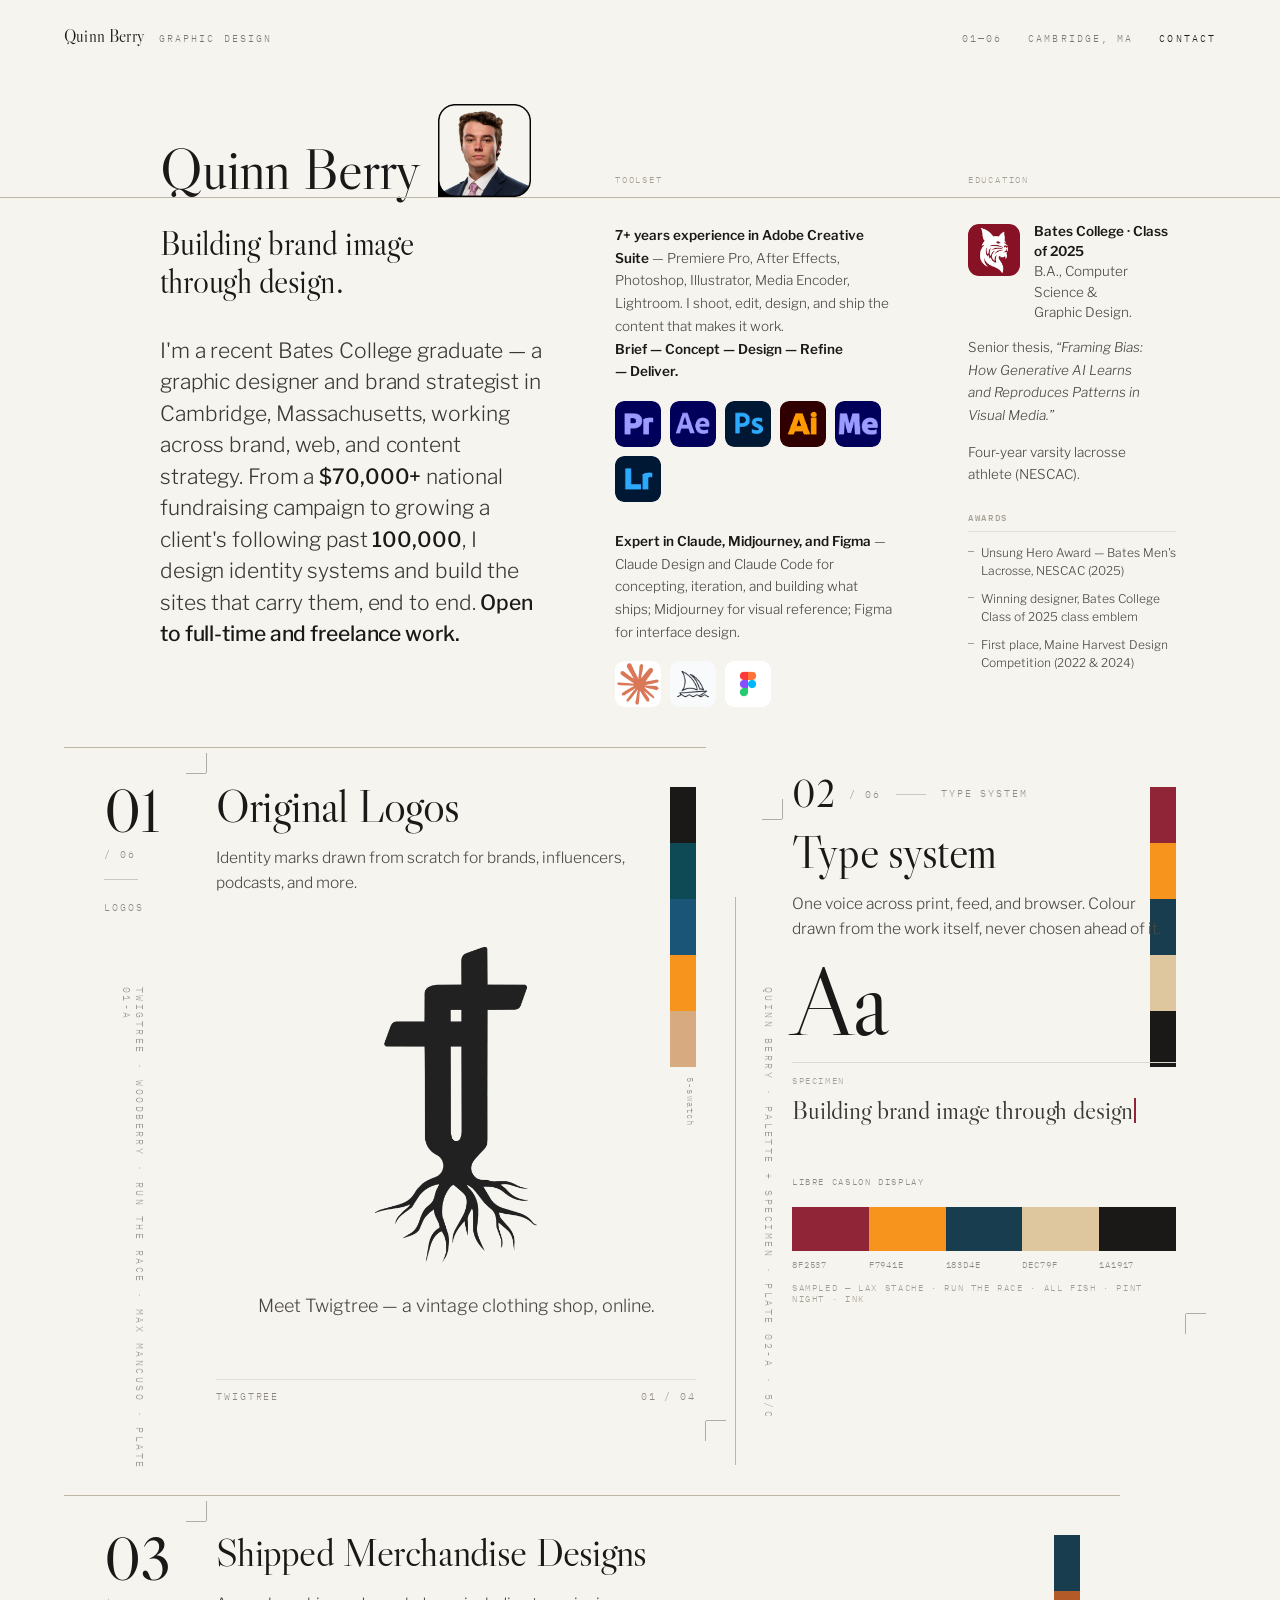
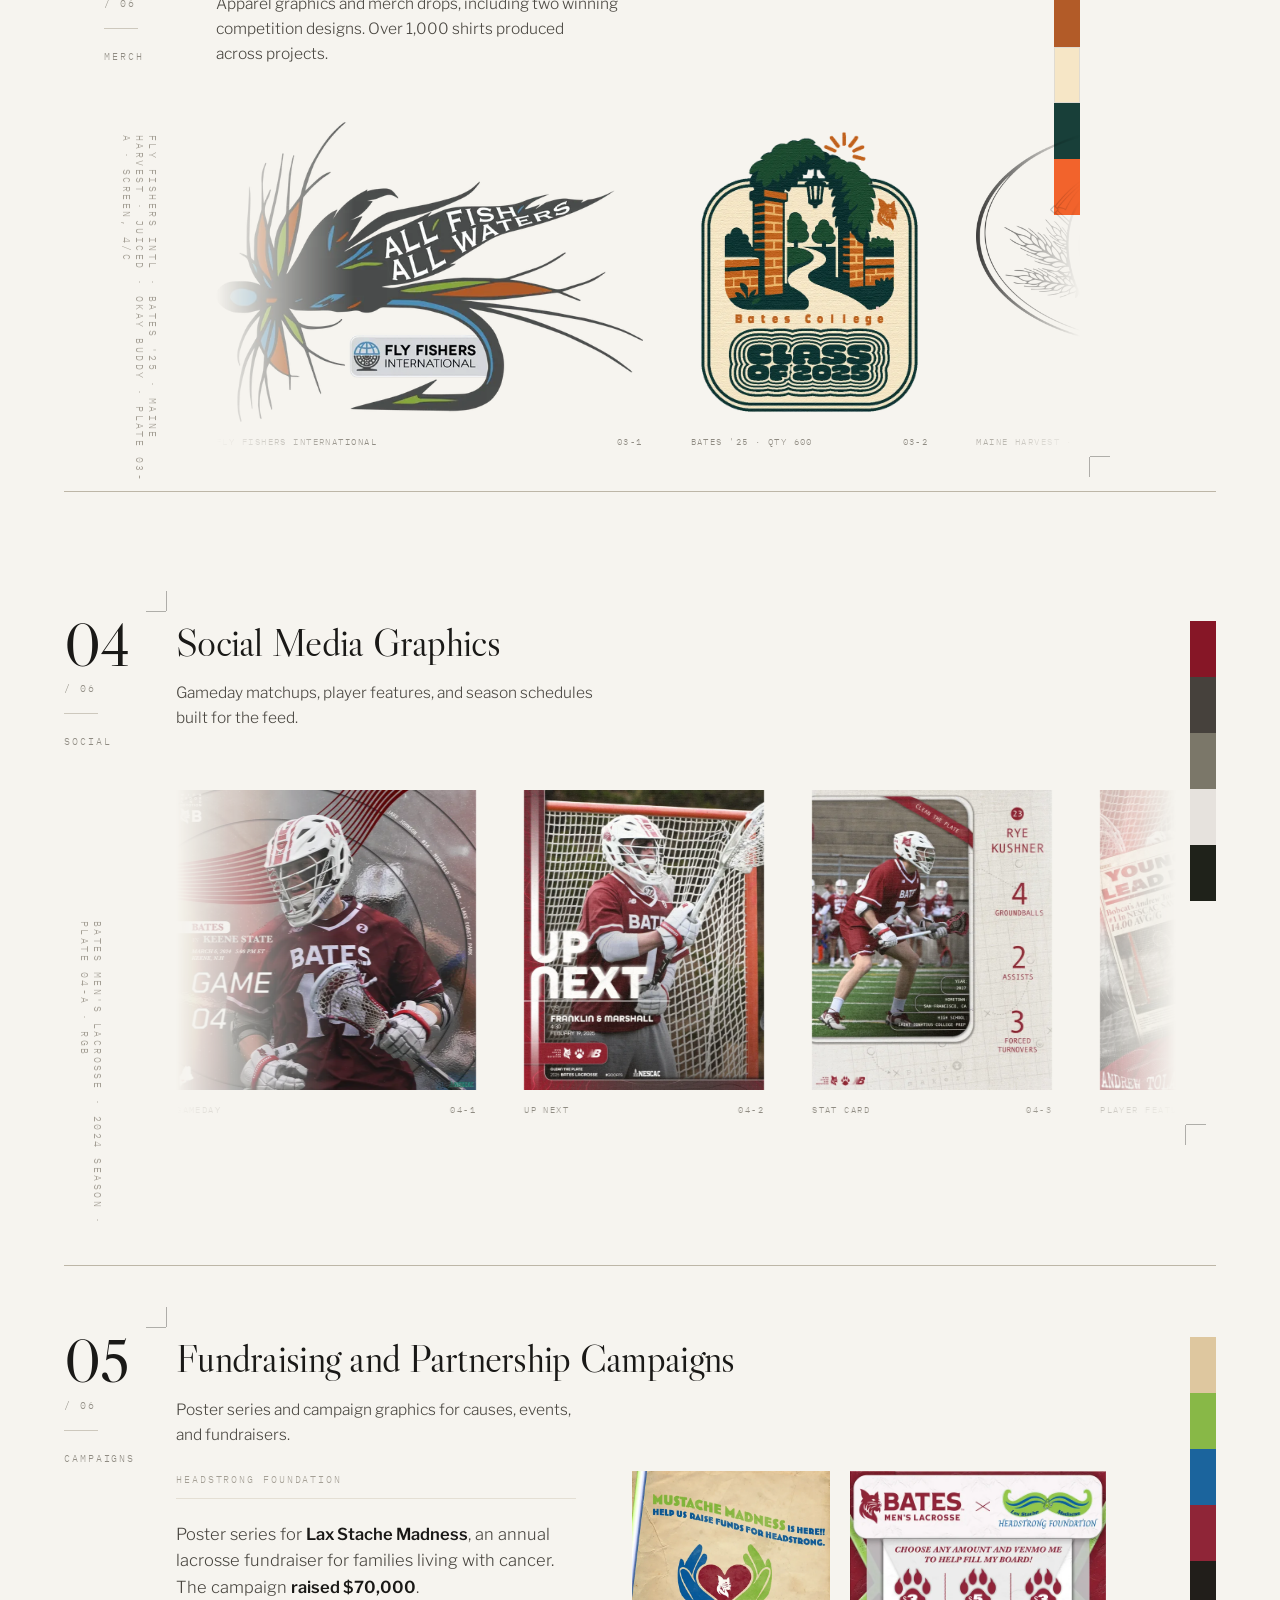
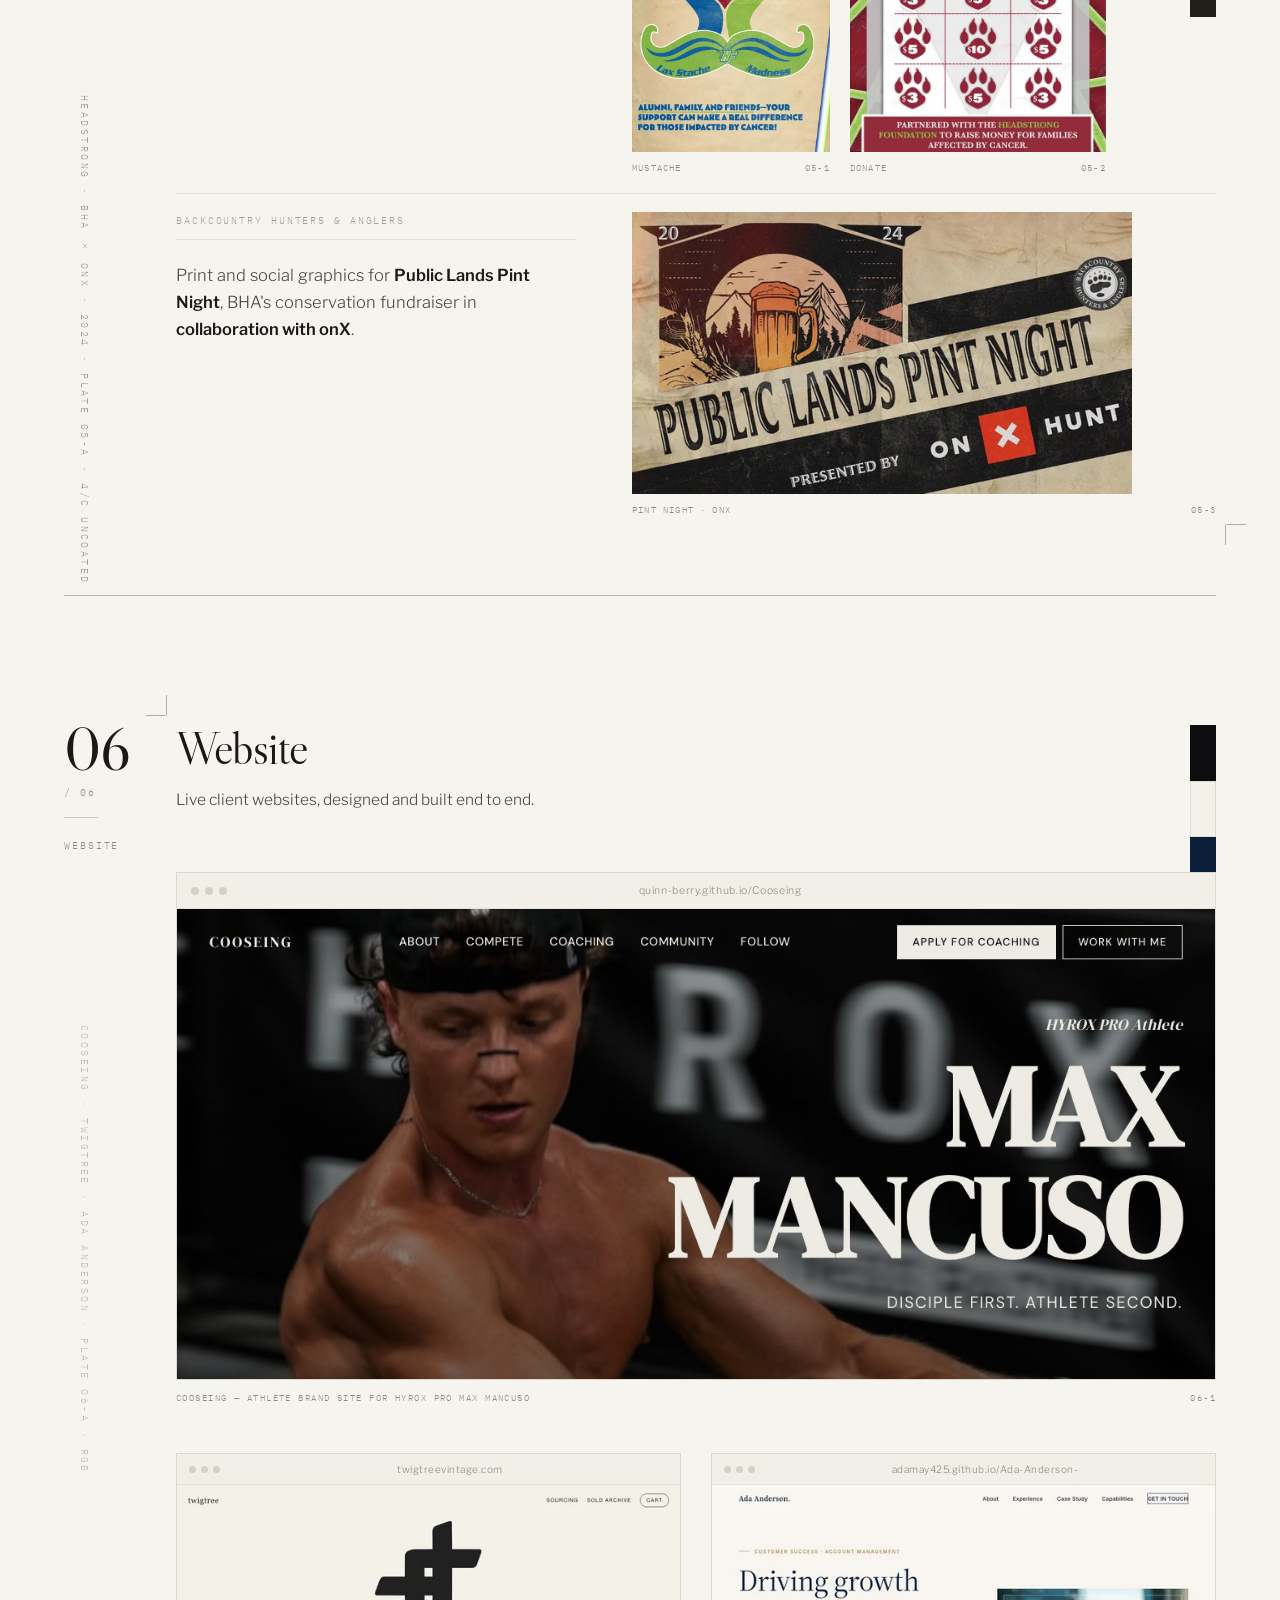
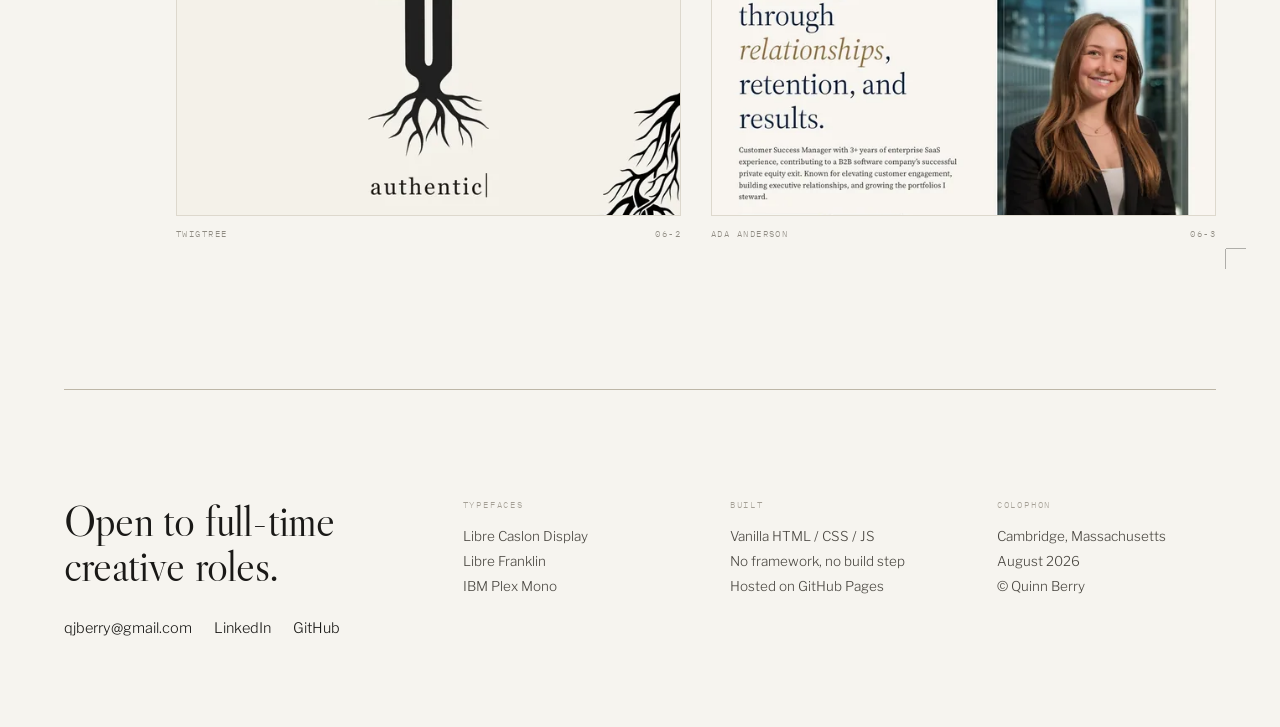
<file: index.html>
<!doctype html>
<html lang="en">
<head>
<meta charset="utf-8">
<meta name="viewport" content="width=device-width, initial-scale=1">
<title>Quinn Berry — Graphic Design</title>
<meta name="description" content="Graphic design portfolio of Quinn Berry — print &amp; editorial, live websites, sports graphics, logos, and merchandise. Based in Cambridge, MA.">

<meta property="og:type" content="website">
<meta property="og:title" content="Quinn Berry — Graphic Design">
<meta property="og:description" content="Print &amp; editorial, live websites, sports graphics, logos, and merchandise. Based in Cambridge, MA.">
<meta property="og:url" content="https://quinn-berry.github.io/Quinn-Berry-Graphic-Design/">
<meta property="og:image" content="https://quinn-berry.github.io/Quinn-Berry-Graphic-Design/images/03-sports-graphics/sports-gameday-matchup-01.png">
<meta name="twitter:card" content="summary_large_image">

<link rel="icon" type="image/png" sizes="32x32" href="assets/favicon-32.png">
<link rel="apple-touch-icon" sizes="180x180" href="assets/favicon-180.png">

<link rel="preconnect" href="https://fonts.googleapis.com">
<link rel="preconnect" href="https://fonts.gstatic.com" crossorigin>
<link href="https://fonts.googleapis.com/css2?family=Libre+Caslon+Display&family=Libre+Franklin:wght@300;400;500;600&family=IBM+Plex+Mono:wght@400;500&display=swap" rel="stylesheet">
<link rel="stylesheet" href="css/site.css">
</head>
<body>

<header class="nav">
  <div class="nav__inner">
    <a class="nav__brand" href="#top">
      <span class="nav__name">Quinn Berry</span>
      <span class="nav__kicker">Graphic Design</span>
    </a>
    <div class="nav__meta">
      <span class="nav__hide-sm">01—06</span>
      <span class="nav__hide-sm">Cambridge, MA</span>
      <a href="#contact">Contact</a>
    </div>
  </div>
</header>

<main class="page" id="top">

  <!-- ===========================================================
       Interlocking block layout: the header/hero and the first three
       numbered sections are placed by hand on a 12-column grid and share
       row tracks, so the blocks overlap at their corners and the eye steps
       down the page diagonally. The interlock is positional — whichever
       sections sit in slots 01-03 get it. Below 900px it unwinds to a
       plain stack.
       =========================================================== -->
  <div class="interlock">

  <!-- ===================== HEADER + HERO ===================== -->
  <section class="section section--hero blk blk--hero" aria-labelledby="s1">
    <!-- Three columns under one continuous rule: the name row and the two
         column labels sit on row 1, the rule spans row 2, the bodies sit on
         row 3. The rule is its own grid item rather than a border on each
         head, so it stays unbroken across the column gaps. -->
    <div class="hero">
      <div class="hero__name">
        <h1 id="s1">Quinn Berry</h1>
        <div class="hero__portrait">
          <img src="assets/portrait/headshot-final-v2.png"
               srcset="assets/portrait/headshot-final-v2.png 1x, assets/portrait/headshot-final-v2@2x.png 2x"
               alt="Quinn Berry" width="320" height="320" decoding="async">
        </div>
      </div>
      <div class="hero__k hero__k--tools">Toolset</div>
      <div class="hero__k hero__k--edu">Education</div>

      <i class="hero__rule" aria-hidden="true"></i>

      <div class="hero__bio">
        <p class="hero__tagline">Building brand image through design.</p>
        <p class="hero__lede">I'm a recent Bates College graduate — a graphic designer and brand strategist in Cambridge, Massachusetts, working across brand, web, and content strategy. From a <strong>$70,000+</strong> national fundraising campaign to growing a client's following past <strong>100,000</strong>, I design identity systems and build the sites that carry them, end to end. <strong>Open to full-time and freelance work.</strong></p>
      </div>

      <aside class="toolset" aria-label="Software experience">
        <p><strong>7+ years experience in Adobe Creative Suite</strong> — Premiere Pro, After Effects, Photoshop, Illustrator, Media Encoder, Lightroom. I shoot, edit, design, and ship the content that makes it work.<br><strong>Brief — Concept — Design — Refine — Deliver.</strong></p>
        <div class="toolset__row">
          <img src="assets/adobe/premiere_pro.jpeg" alt="Adobe Premiere Pro" width="46" height="46" loading="lazy" decoding="async">
          <img src="assets/adobe/after_effects.jpeg" alt="Adobe After Effects" width="46" height="46" loading="lazy" decoding="async">
          <img src="assets/adobe/photoshop.jpeg" alt="Adobe Photoshop" width="46" height="46" loading="lazy" decoding="async">
          <img src="assets/adobe/illustrator.jpeg" alt="Adobe Illustrator" width="46" height="46" loading="lazy" decoding="async">
          <img src="assets/adobe/media_encoder.jpeg" alt="Adobe Media Encoder" width="46" height="46" loading="lazy" decoding="async">
          <img src="assets/adobe/lightroom.jpeg" alt="Adobe Lightroom" width="46" height="46" loading="lazy" decoding="async">
        </div>
        <p class="is-second"><strong>Expert in Claude, Midjourney, and Figma</strong> — Claude Design and Claude Code for concepting, iteration, and building what ships; Midjourney for visual reference; Figma for interface design.</p>
        <div class="toolset__row">
          <img src="assets/tools/claude.png" alt="Claude" width="46" height="46" loading="lazy" decoding="async">
          <img src="assets/tools/midjourney.png" alt="Midjourney" width="46" height="46" loading="lazy" decoding="async">
          <img src="assets/tools/figma.png" alt="Figma" width="46" height="46" loading="lazy" decoding="async">
        </div>
      </aside>

      <aside class="edu" aria-label="Education">
        <div class="edu__head">
          <img class="edu__mark" src="assets/bates-logo.png"
               srcset="assets/bates-logo.png 1x, assets/bates-logo@2x.png 2x"
               alt="Bates College" width="176" height="176" loading="lazy" decoding="async">
          <p><strong>Bates College &middot; Class of 2025</strong><br>B.A., Computer Science &amp; Graphic Design.</p>
        </div>
        <p class="is-second">Senior thesis, <em>&ldquo;Framing Bias: How Generative AI Learns and Reproduces Patterns in Visual Media.&rdquo;</em></p>
        <p class="is-second">Four-year varsity lacrosse athlete (NESCAC).</p>

        <div class="edu__k">Awards</div>
        <ul class="edu__awards">
          <li>Unsung Hero Award — Bates Men's Lacrosse, NESCAC (2025)</li>
          <li>Winning designer, Bates College Class of 2025 class emblem</li>
          <li>First place, Maine Harvest Design Competition (2022 &amp; 2024)</li>
        </ul>
      </aside>
    </div>
  </section>

  <!-- ===================== 01 ORIGINAL LOGOS ===================== -->
  <section class="section blk blk--mark" aria-labelledby="s1b">
    <div class="rail" aria-hidden="true">
      <div class="rail__no">01</div>
      <div class="rail__of">/ 06</div>
      <div class="rail__dash"></div>
      <div class="rail__label">Logos</div>
    </div>
    <div class="plate" aria-hidden="true">Twigtree · Woodberry · Run the Race · Max Mancuso · Plate 01-A</div>
    <div class="swatches" aria-hidden="true">
      <i style="background:#1a1917"></i>
      <i style="background:#0e4a55"></i>
      <i style="background:#1a5578"></i>
      <i style="background:#f7941e"></i>
      <i style="background:#d7ab7f"></i>
      <span class="swatches__label">5-swatch</span>
    </div>

    <div class="section__body">
      <div class="block block--900"><span class="crop" aria-hidden="true"></span>
        <h2 class="h2" id="s1b">Original Logos</h2>
        <p class="lede">Identity marks drawn from scratch for brands, influencers, podcasts, and more.</p>

        <div class="marks">
          <div class="marks__frame">
            <div class="marks__window">
              <div class="marks__track" id="marks-track"></div>
            </div>
            <div class="marks__meta">
              <span id="marks-name">Twigtree</span>
              <span id="marks-count">01 / 04</span>
            </div>
          </div>
        </div>
      </div>
    </div>
  </section>

  <!-- ===================== 02 TYPE SYSTEM ===================== -->
  <section class="section blk blk--type" aria-labelledby="s2">
    <div class="rail" aria-hidden="true">
      <div class="rail__no">02</div>
      <div class="rail__of">/ 06</div>
      <div class="rail__dash"></div>
      <div class="rail__label">Type system</div>
    </div>
    <div class="plate" aria-hidden="true">Quinn Berry · Palette + specimen · Plate 02-A · 5/C</div>
    <div class="swatches" aria-hidden="true">
      <i style="background:#8f2537"></i>
      <i style="background:#f7941e"></i>
      <i style="background:#183d4e"></i>
      <i style="background:#dec79f"></i>
      <i style="background:#1a1917"></i>
    </div>

    <div class="section__body">
      <div class="block block--520"><span class="crop" aria-hidden="true"></span>
        <h2 class="h2" id="s2">Type system</h2>
        <p class="lede" style="max-width:410px">One voice across print, feed, and browser. Colour drawn from the work itself, never chosen ahead of it.</p>

        <div class="specimen">Aa</div>

        <div class="faces">
          <div class="faces__k">Specimen</div>
          <p class="typer" id="typer">
            <span class="typer__line" id="typer-line">Building brand image through design.</span><span class="typer__caret" aria-hidden="true"></span>
          </p>
          <div class="faces__k faces__k--name" id="typer-name">Libre Caslon Display</div>
        </div>

        <div class="palette">
          <div><i style="background:#8f2537"></i><span>8F2537</span></div>
          <div><i style="background:#f7941e"></i><span>F7941E</span></div>
          <div><i style="background:#183d4e"></i><span>183D4E</span></div>
          <div><i style="background:#dec79f"></i><span>DEC79F</span></div>
          <div><i style="background:#1a1917"></i><span>1A1917</span></div>
        </div>
        <div class="palette__note">Sampled — Lax Stache · Run the Race · All Fish · Pint Night · Ink</div>
      </div>
    </div>
  </section>

  <!-- ===================== 03 MERCHANDISE ===================== -->
  <section class="section blk blk--wide" aria-labelledby="s3">
    <div class="rail" aria-hidden="true">
      <div class="rail__no">03</div>
      <div class="rail__of">/ 06</div>
      <div class="rail__dash"></div>
      <div class="rail__label">Merch</div>
    </div>
    <div class="plate" aria-hidden="true">Fly Fishers Intl · Bates '25 · Maine Harvest · Juiced · Okay Buddy · Plate 03-A · Screen, 4/C</div>
    <div class="swatches" aria-hidden="true">
      <i style="background:#183d4e"></i>
      <i style="background:#b25b28"></i>
      <i class="is-pale" style="background:#f6e6c6"></i>
      <i style="background:#183f39"></i>
      <i style="background:#f2632c"></i>
    </div>

    <div class="section__body">
      <div class="block block--1000"><span class="crop" aria-hidden="true"></span>
        <h2 class="h2 h2--long" id="s3">Shipped Merchandise Designs</h2>
        <p class="lede">Apparel graphics and merch drops, including two winning competition designs. Over 1,000 shirts produced across projects.</p>

        <!-- Marquee: the item set is written twice and the track travels
             exactly -50%, so the loop returns to an identical frame and
             there is no seam. The second set is decoration for a11y. -->
        <div class="marquee marquee--left" style="margin-top:56px">
          <div class="marquee__track">
            <div class="marquee__set">
              <figure class="marquee__item">
                <div class="marquee__art"><img src="thumbs/05-merchandise/merch-all-fish-all-waters-01.webp" alt="All Fish All Waters fly, Fly Fishers International" width="600" height="422" loading="lazy" decoding="async"></div>
                <figcaption class="caption"><span>Fly Fishers International</span><span>03-1</span></figcaption>
              </figure>
              <figure class="marquee__item">
                <div class="marquee__art"><img src="thumbs/05-merchandise/merch-bates-class-of-2025-01.webp" alt="Bates Class of 2025" width="600" height="757" loading="lazy" decoding="async"></div>
                <figcaption class="caption"><span>Bates '25 &middot; Qty 600</span><span>03-2</span></figcaption>
              </figure>
              <figure class="marquee__item">
                <div class="marquee__art"><img src="thumbs/05-merchandise/merch-maine-harvest-02.webp" alt="Maine Harvest" width="600" height="492" loading="lazy" decoding="async"></div>
                <figcaption class="caption"><span>Maine Harvest &middot; Qty 400</span><span>03-3</span></figcaption>
              </figure>
              <figure class="marquee__item">
                <div class="marquee__art"><img src="thumbs/05-merchandise/merch-juiced-01.webp" alt="Juiced" width="600" height="734" loading="lazy" decoding="async"></div>
                <figcaption class="caption"><span>Juiced</span><span>03-4</span></figcaption>
              </figure>
              <figure class="marquee__item">
                <div class="marquee__art"><img src="thumbs/05-merchandise/merch-okay-buddy-02.webp" alt="Okay Buddy" width="600" height="434" loading="lazy" decoding="async"></div>
                <figcaption class="caption"><span>Okay Buddy &middot; Streetwear</span><span>03-5</span></figcaption>
              </figure>
              <figure class="marquee__item marquee__item--mid">
                <div class="marquee__art"><img src="thumbs/05-merchandise/merch-okay-buddy-01.webp" alt="Okay Buddy wordmark" width="600" height="125" loading="lazy" decoding="async"></div>
                <figcaption class="caption"><span>Wordmark, knockout</span><span>03-6</span></figcaption>
              </figure>
            </div>
            <div class="marquee__set" aria-hidden="true">
              <figure class="marquee__item">
                <div class="marquee__art"><img src="thumbs/05-merchandise/merch-all-fish-all-waters-01.webp" alt="" width="600" height="422" loading="lazy" decoding="async"></div>
                <figcaption class="caption"><span>Fly Fishers International</span><span>03-1</span></figcaption>
              </figure>
              <figure class="marquee__item">
                <div class="marquee__art"><img src="thumbs/05-merchandise/merch-bates-class-of-2025-01.webp" alt="" width="600" height="757" loading="lazy" decoding="async"></div>
                <figcaption class="caption"><span>Bates '25 &middot; Qty 600</span><span>03-2</span></figcaption>
              </figure>
              <figure class="marquee__item">
                <div class="marquee__art"><img src="thumbs/05-merchandise/merch-maine-harvest-02.webp" alt="" width="600" height="492" loading="lazy" decoding="async"></div>
                <figcaption class="caption"><span>Maine Harvest &middot; Qty 400</span><span>03-3</span></figcaption>
              </figure>
              <figure class="marquee__item">
                <div class="marquee__art"><img src="thumbs/05-merchandise/merch-juiced-01.webp" alt="" width="600" height="734" loading="lazy" decoding="async"></div>
                <figcaption class="caption"><span>Juiced</span><span>03-4</span></figcaption>
              </figure>
              <figure class="marquee__item">
                <div class="marquee__art"><img src="thumbs/05-merchandise/merch-okay-buddy-02.webp" alt="" width="600" height="434" loading="lazy" decoding="async"></div>
                <figcaption class="caption"><span>Okay Buddy &middot; Streetwear</span><span>03-5</span></figcaption>
              </figure>
              <figure class="marquee__item marquee__item--mid">
                <div class="marquee__art"><img src="thumbs/05-merchandise/merch-okay-buddy-01.webp" alt="" width="600" height="125" loading="lazy" decoding="async"></div>
                <figcaption class="caption"><span>Wordmark, knockout</span><span>03-6</span></figcaption>
              </figure>
            </div>
            </div>
          </div>
        </div>
      </div>
    </div>
  </section>

  </div><!-- /.interlock -->

  <!-- ===================== 04 SOCIAL ===================== -->
  <section class="section" aria-labelledby="s4">
    <div class="rail" aria-hidden="true">
      <div class="rail__no">04</div>
      <div class="rail__of">/ 06</div>
      <div class="rail__dash"></div>
      <div class="rail__label">Social</div>
    </div>
    <div class="plate" aria-hidden="true">Bates Men's Lacrosse · 2024 season · Plate 04-A · RGB</div>
    <div class="swatches" aria-hidden="true">
      <i style="background:#861626"></i>
      <i style="background:#46413c"></i>
      <i style="background:#7b7769"></i>
      <i style="background:#e6e2dd"></i>
      <i style="background:#1f221a"></i>
    </div>

    <div class="section__body">
      <div class="block block--1000"><span class="crop" aria-hidden="true"></span>
        <h2 class="h2 h2--long" id="s4">Social Media Graphics</h2>
        <p class="lede" style="max-width:430px">Gameday matchups, player features, and season schedules built for the feed.</p>

        <!-- Same seamless-marquee construction as 04, travelling the
             other way: the track starts at -50% and ends at 0. -->
        <div class="marquee marquee--right" style="margin-top:60px">
          <div class="marquee__track">
            <div class="marquee__set">
              <figure class="marquee__item">
                <div class="marquee__art"><img src="thumbs/03-sports-graphics/sports-gameday-feature-01.webp" alt="Gameday feature graphic" width="600" height="600" loading="lazy" decoding="async"></div>
                <figcaption class="caption"><span>Gameday</span><span>04-1</span></figcaption>
              </figure>
              <figure class="marquee__item">
                <div class="marquee__art"><img src="thumbs/03-sports-graphics/sports-gameday-matchup-01.webp" alt="Gameday matchup graphic" width="600" height="750" loading="lazy" decoding="async"></div>
                <figcaption class="caption"><span>Up next</span><span>04-2</span></figcaption>
              </figure>
              <figure class="marquee__item">
                <div class="marquee__art"><img src="thumbs/03-sports-graphics/sports-player-stat-card-01.webp" alt="Player stat card" width="600" height="750" loading="lazy" decoding="async"></div>
                <figcaption class="caption"><span>Stat card</span><span>04-3</span></figcaption>
              </figure>
              <figure class="marquee__item">
                <div class="marquee__art"><img src="thumbs/03-sports-graphics/sports-player-feature-01.webp" alt="Player feature graphic" width="600" height="690" loading="lazy" decoding="async"></div>
                <figcaption class="caption"><span>Player feature</span><span>04-4</span></figcaption>
              </figure>
              <figure class="marquee__item">
                <div class="marquee__art"><img src="thumbs/03-sports-graphics/sports-season-schedule-01.webp" alt="Season schedule" width="600" height="750" loading="lazy" decoding="async"></div>
                <figcaption class="caption"><span>Season schedule</span><span>04-5</span></figcaption>
              </figure>
            </div>
            <div class="marquee__set" aria-hidden="true">
              <figure class="marquee__item">
                <div class="marquee__art"><img src="thumbs/03-sports-graphics/sports-gameday-feature-01.webp" alt="" width="600" height="600" loading="lazy" decoding="async"></div>
                <figcaption class="caption"><span>Gameday</span><span>04-1</span></figcaption>
              </figure>
              <figure class="marquee__item">
                <div class="marquee__art"><img src="thumbs/03-sports-graphics/sports-gameday-matchup-01.webp" alt="" width="600" height="750" loading="lazy" decoding="async"></div>
                <figcaption class="caption"><span>Up next</span><span>04-2</span></figcaption>
              </figure>
              <figure class="marquee__item">
                <div class="marquee__art"><img src="thumbs/03-sports-graphics/sports-player-stat-card-01.webp" alt="" width="600" height="750" loading="lazy" decoding="async"></div>
                <figcaption class="caption"><span>Stat card</span><span>04-3</span></figcaption>
              </figure>
              <figure class="marquee__item">
                <div class="marquee__art"><img src="thumbs/03-sports-graphics/sports-player-feature-01.webp" alt="" width="600" height="690" loading="lazy" decoding="async"></div>
                <figcaption class="caption"><span>Player feature</span><span>04-4</span></figcaption>
              </figure>
              <figure class="marquee__item">
                <div class="marquee__art"><img src="thumbs/03-sports-graphics/sports-season-schedule-01.webp" alt="" width="600" height="750" loading="lazy" decoding="async"></div>
                <figcaption class="caption"><span>Season schedule</span><span>04-5</span></figcaption>
              </figure>
            </div>
            </div>
          </div>
        </div>
      </div>
    </div>
  </section>

  <!-- ===================== 05 CAMPAIGNS ===================== -->
  <section class="section section--tight" aria-labelledby="s5">
    <div class="rail" aria-hidden="true">
      <div class="rail__no">05</div>
      <div class="rail__of">/ 06</div>
      <div class="rail__dash"></div>
      <div class="rail__label">Campaigns</div>
    </div>
    <div class="plate" aria-hidden="true">HEADstrong · BHA × onX · 2024 · Plate 05-A · 4/C uncoated</div>
    <div class="swatches" aria-hidden="true">
      <i style="background:#dec79f"></i>
      <i style="background:#88b847"></i>
      <i style="background:#1b649d"></i>
      <i style="background:#8f2537"></i>
      <i style="background:#211e1a"></i>
    </div>

    <div class="section__body">
      <div class="block block--1120"><span class="crop" aria-hidden="true"></span>
        <h2 class="h2 h2--long" id="s5">Fundraising and Partnership Campaigns</h2>
        <p class="lede" style="max-width:430px">Poster series and campaign graphics for causes, events, and fundraisers.</p>

        <!-- One case study per row, each running the full measure: the
             client note holds the left column, the work takes the rest. -->
        <div class="case" style="margin-top:24px">
          <div class="case__text">
            <div class="client">HEADstrong Foundation</div>
            <p class="client__note">Poster series for <strong>Lax Stache Madness</strong>, an annual lacrosse fundraiser for families living with cancer. The campaign <strong>raised $70,000</strong>.</p>
          </div>
          <div class="case__art">
            <div class="case__pair">
              <div>
                <img src="thumbs/01-print-editorial/print-lax-stache-madness-01.webp" alt="Lax Stache Madness poster" width="600" height="854" loading="lazy" decoding="async">
                <div class="caption caption--sm"><span>Mustache</span><span>05-1</span></div>
              </div>
              <div>
                <img src="thumbs/01-print-editorial/print-lax-stache-madness-03.webp" alt="Lax Stache Madness donation board, Bates Men's Lacrosse and the HEADstrong Foundation" width="600" height="660" loading="lazy" decoding="async">
                <div class="caption caption--sm"><span>Donate</span><span>05-2</span></div>
              </div>
            </div>
          </div>
        </div>

        <div class="case">
          <div class="case__text">
            <div class="client">Backcountry Hunters &amp; Anglers</div>
            <p class="client__note">Print and social graphics for <strong>Public Lands Pint Night</strong>, BHA's conservation fundraiser in <strong>collaboration with onX</strong>.</p>
          </div>
          <div class="case__art">
            <div>
              <img src="thumbs/01-print-editorial/print-public-lands-pint-night-04.webp" alt="Public Lands Pint Night, story cut" width="600" height="338" loading="lazy" decoding="async">
              <div class="caption caption--sm"><span>Pint Night &middot; onX</span><span>05-3</span></div>
            </div>
          </div>
        </div>
      </div>
    </div>
  </section>

  <!-- ===================== 06 WEBSITE ===================== -->
  <section class="section" aria-labelledby="s6">
    <div class="rail" aria-hidden="true">
      <div class="rail__no">06</div>
      <div class="rail__of">/ 06</div>
      <div class="rail__dash"></div>
      <div class="rail__label">Website</div>
    </div>
    <div class="plate plate--faint" aria-hidden="true">Cooseing · Twigtree · Ada Anderson · Plate 06-A · RGB</div>
    <div class="swatches" aria-hidden="true">
      <i style="background:#0e0e10"></i>
      <i class="is-pale" style="background:#f4f1ea"></i>
      <i style="background:#0b1f3a"></i>
      <i style="background:#641415"></i>
      <i style="background:#63615e"></i>
    </div>

    <div class="section__body">
      <div class="block block--1120"><span class="crop" aria-hidden="true"></span>
        <h2 class="h2" id="s6">Website</h2>
        <p class="lede" style="max-width:430px">Live client websites, designed and built end to end.</p>

        <div style="margin-top:60px">
          <a class="browser" href="https://quinn-berry.github.io/Cooseing/" target="_blank" rel="noopener" style="display:block">
            <div class="browser__bar">
              <div class="browser__dots" aria-hidden="true"><i></i><i></i><i></i></div>
              <div class="browser__url">quinn-berry.github.io/Cooseing</div>
            </div>
            <div class="browser__shot" style="height:470px">
              <img src="images/02-web-design/web-cooseing-01.jpg" alt="Cooseing, athlete brand site for HYROX PRO athlete Max Mancuso" loading="lazy" decoding="async">
            </div>
          </a>
          <div class="caption"><span>Cooseing — athlete brand site for HYROX PRO Max Mancuso</span><span>06-1</span></div>
        </div>

        <div class="sites-2">
          <div>
            <a class="browser browser--sm" href="https://twigtreevintage.com" target="_blank" rel="noopener" style="display:block">
              <div class="browser__bar">
                <div class="browser__dots" aria-hidden="true"><i></i><i></i><i></i></div>
                <div class="browser__url">twigtreevintage.com</div>
              </div>
              <div class="browser__shot" style="height:330px">
                <img src="thumbs/02-web-design/web-twigtree-site-01.webp" alt="Twigtree, vintage streetwear storefront" loading="lazy" decoding="async">
              </div>
            </a>
            <div class="caption"><span>Twigtree</span><span>06-2</span></div>
          </div>
          <div>
            <a class="browser browser--sm" href="https://adamay425.github.io/Ada-Anderson-/" target="_blank" rel="noopener" style="display:block">
              <div class="browser__bar">
                <div class="browser__dots" aria-hidden="true"><i></i><i></i><i></i></div>
                <div class="browser__url">adamay425.github.io/Ada-Anderson-</div>
              </div>
              <div class="browser__shot" style="height:330px">
                <img src="thumbs/02-web-design/web-ada-anderson-01.webp" alt="Ada Anderson, personal site for a customer success professional" loading="lazy" decoding="async">
              </div>
            </a>
            <div class="caption"><span>Ada Anderson</span><span>06-3</span></div>
          </div>
        </div>
      </div>
    </div>
  </section>

</main>

<footer class="colophon page" id="contact">
  <div class="colophon__grid">
    <div>
      <div class="colophon__cta">Open to full-time<br>creative roles.</div>
      <div class="colophon__links">
        <a href="mailto:qjberry@gmail.com">qjberry@gmail.com</a>
        <a href="https://linkedin.com/in/quinn-berry" target="_blank" rel="noopener">LinkedIn</a>
        <a href="https://github.com/Quinn-Berry" target="_blank" rel="noopener">GitHub</a>
      </div>
    </div>
    <div>
      <div class="colophon__k">Typefaces</div>
      <div class="colophon__v">Libre Caslon Display<br>Libre Franklin<br>IBM Plex Mono</div>
    </div>
    <div>
      <div class="colophon__k">Built</div>
      <div class="colophon__v">Vanilla HTML / CSS / JS<br>No framework, no build step<br>Hosted on GitHub Pages</div>
    </div>
    <div>
      <div class="colophon__k">Colophon</div>
      <div class="colophon__v">Cambridge, Massachusetts<br>August 2026<br>© Quinn Berry</div>
    </div>
  </div>
</footer>

<script src="js/site.js"></script>
</body>
</html>
</file>
<file: css/site.css>
/* ===========================================================================
   Quinn Berry — Graphic Design
   Editorial single-page portfolio. Vanilla CSS, no build step.

   The design is a 1440px press-sheet: numbered sections, a left plate rail,
   a right colour-swatch rail, and crop marks around each content block.
   Below 1200px the rails and marks are furniture, not content, so they are
   hidden and the body padding goes fluid. Below 820px every grid collapses
   to a single column.
   ========================================================================= */

:root {
  --paper:      #f6f4ef;
  --ink:        #1a1917;
  --ink-soft:   #3a3833;
  --body:       #4a4741;
  --muted:      #8f8b82;
  --muted-2:    #a49f95;
  --rule:       #ddd8cd;
  --rule-soft:  #e4dfd4;
  --accent:     #8f2537;

  --serif: 'Libre Caslon Display', Georgia, serif;
  --sans:  'Libre Franklin', system-ui, -apple-system, sans-serif;
  --mono:  'IBM Plex Mono', ui-monospace, monospace;

  --gutter: 176px;   /* left offset of every content block on desktop */
  --edge:   64px;    /* page edge padding */

  --keyline:  #bdb6a7;  /* section-dividing rules, 1px */
  --keyline-gap: 30px;  /* how far a rule stops short of meeting another */
}

* { box-sizing: border-box; }

html { scroll-behavior: smooth; }

body {
  margin: 0;
  background: var(--paper);
  color: var(--ink);
  font-family: var(--sans);
  font-weight: 300;
  -webkit-font-smoothing: antialiased;
}

/* height:auto matters now that images carry width/height attributes: the
   attributes are there so the browser reserves the right box before decode,
   but without this the attribute height wins over the scaled width and the
   picture comes out stretched. Rules that set an explicit height (the mark
   frame, the marquee bands, the toolset icons) are more specific and win. */
img { display: block; max-width: 100%; height: auto; }

a { color: var(--ink); text-decoration: none; }
a:hover { color: var(--accent); }

.page {
  width: 100%;
  max-width: 1440px;
  margin: 0 auto;
  position: relative;
  overflow: clip;
}

.visually-hidden {
  position: absolute; width: 1px; height: 1px;
  margin: -1px; padding: 0; overflow: hidden;
  clip: rect(0 0 0 0); white-space: nowrap; border: 0;
}

/* --- nav ----------------------------------------------------------------- */

.nav {
  position: fixed; inset: 0 0 auto 0; z-index: 60;
  display: flex; justify-content: center;
  pointer-events: none;
}
.nav__inner {
  width: 100%; max-width: 1440px;
  display: flex; align-items: baseline; justify-content: space-between;
  gap: 16px;
  padding: 26px var(--edge);
  background: linear-gradient(var(--paper) 62%, rgba(246, 244, 239, 0));
}
.nav__brand { display: flex; align-items: baseline; gap: 14px; pointer-events: auto; }
.nav__name  { font-family: var(--serif); font-size: 17px; letter-spacing: 0.01em; }
.nav__meta  {
  display: flex; align-items: baseline; gap: 26px;
  font-family: var(--mono); font-size: 9.5px;
  letter-spacing: 0.22em; text-transform: uppercase; color: #7d7970;
}
.nav__meta a { pointer-events: auto; color: var(--ink); }
.nav__kicker { font-family: var(--mono); font-size: 9.5px; letter-spacing: 0.22em; text-transform: uppercase; color: #7d7970; }

/* --- section scaffolding ------------------------------------------------- */

/* --pad-top drives both the section's top padding and the absolute offset of
   the rail and swatch strip beside it. They have to be the same number — a
   section that changes its padding without moving its rail leaves the number
   floating below its own heading — so it is declared once. */
.section { --pad-top: 130px; position: relative; padding: var(--pad-top) 0 150px; }
/* Section 05 carries two stacked case rows; the standard band padding left
   it looking loose top and bottom against that much content, and the height
   it gives back is what pays for the larger art. */
.section--tight { --pad-top: 72px; padding-bottom: 80px; }
.section--hero {
  --pad-top: 150px;
  display: flex; flex-direction: column; justify-content: center;
  padding: var(--pad-top) 0 120px;
}

.rail { position: absolute; left: var(--edge); top: var(--pad-top); width: 96px; }
.rail__no    { font-family: var(--serif); font-size: 60px; line-height: 0.82; letter-spacing: -0.01em; }
.rail__of    { font-family: var(--mono); font-size: 9.5px; letter-spacing: 0.2em; color: var(--muted); margin-top: 12px; }
.rail__dash  { width: 34px; height: 1px; background: #cdc8bd; margin: 18px 0; }
.rail__label { font-family: var(--mono); font-size: 9.5px; letter-spacing: 0.2em; text-transform: uppercase; color: var(--muted); line-height: 2; }

.plate {
  position: absolute; left: 78px; top: 430px;
  font-family: var(--mono); font-size: 9.5px;
  letter-spacing: 0.26em; text-transform: uppercase;
  color: var(--muted-2); writing-mode: vertical-rl;
}
.plate--faint { color: #c2beb5; }

.swatches { position: absolute; right: var(--edge); top: var(--pad-top); display: flex; flex-direction: column; }
.swatches i { display: block; width: 26px; height: 56px; }
.swatches i.is-pale { border: 1px solid #e0dbd1; }
.swatches__label {
  font-family: var(--mono); font-size: 8.5px; letter-spacing: 0.14em;
  color: var(--muted-2); margin-top: 10px; writing-mode: vertical-rl;
}

.section__body { padding-left: var(--gutter); padding-right: var(--edge); }

/* --- interlocking blocks (header/hero + 01-03) ---------------------------
   A 12-column grid with hand-placed rows. The narrow row tracks (2, 5, 7)
   are the overlap bands: two blocks each span one of them, so their corners
   sit on top of each other. The tall tracks are content. Gaps between the
   blocks are deliberately uneven — 118 / 168 / 92 / 136 — so the descent
   reads as a stagger rather than a rhythm. Stacking order runs
   hero < 02 < 01 < 03, which is what makes 02's left edge tuck behind 01.
   ----------------------------------------------------------------------- */

.interlock {
  /* .blk shadows --edge with its own 40px, so the page-edge value is
     captured here for anything that needs to measure back out to it. */
  --bleed-edge: var(--edge);
  display: grid;
  grid-template-columns: repeat(12, 1fr);
  grid-template-rows:
    auto      /* 1  hero body                              */
    76px      /* 2  hero bottom  ∩  01 and 02 top          */
    96px      /* 3  01 and 02 body                         */
    auto      /* 4  01 and 02 both grow here               */
    56px      /* 5  01 bottom    ∩  02 body                */
    88px      /* 6  02 bottom    ∩  03 top                 */
    auto;     /* 7  03 body                                */
  padding: 0 var(--edge);
}

/* No outline: the stagger itself carries the composition. The paper
   background stays — it matches the page, so it is invisible, but it keeps
   an upper block opaque over a lower one where they lap. */
.blk {
  --gutter: 152px;
  --edge: 40px;
  background: var(--paper);
  padding: 36px 0 44px;
}
.blk .rail   { top: 40px; }
.blk .plate  { left: 56px; top: 240px; }
.blk .swatches { top: 40px; }

/* Block 02 is the one block whose left margin is covered: 01 laps it by a
   whole grid column (~109px), which is wider than the 96px rail plus any
   offset that would still fit inside the 152px gutter. So for this block
   the rail is set as a horizontal line at the head of the content column,
   where it clears the overlap. The plate is thin enough to slip into the
   gap that is left between 01's edge and the copy. */
.blk--type .rail {
  left: var(--gutter); top: 28px; width: auto;
  display: flex; align-items: center; gap: 15px;
}
.blk--type .rail__no    { font-size: 38px; line-height: 1; }
.blk--type .rail__of    { margin-top: 0; }
.blk--type .rail__dash  { width: 30px; margin: 0; }
.blk--type .rail__label { line-height: 1; }
.blk--type .plate { left: 122px; }
.blk--type .section__body { padding-top: 46px; }

.blk--hero   { grid-column: 2 / 13; grid-row: 1 / 3; z-index: 1; }
.blk--mark   { grid-column: 1 / 8;  grid-row: 2 / 6; z-index: 3; }
/* Same start row as 01, so the two open on one line rather than stepping.
   Same end row as before, so 02's lap over 03 underneath is unchanged. */
.blk--type   { grid-column: 7 / 13; grid-row: 2 / 7; z-index: 2; }
.blk--wide   { grid-column: 1 / 12; grid-row: 6 / 8; z-index: 4; }

/* Bottom padding on each block has to clear the overlap band beneath it,
   or the block below simply covers the last line of copy. 01 and 02 are
   handed more height than their content needs — they share row 4 with each
   other — so their contents centre in the space rather than hang at the top. */
.blk--hero.section--hero { padding: 104px 0 116px; }
.blk--mark {
  display: flex; flex-direction: column; justify-content: center;
  padding-bottom: 84px;
}
/* Has to stay clear of row 6, which is where 03 laps this block. */
.blk--type { padding-bottom: 116px; }

/* --- dividing rules ------------------------------------------------------
   Hairlines at the weight the boundary boxes used, but only on the edges
   that actually divide one section from the next — a rule per division, not
   a box per block. Where a block carries both a horizontal and a vertical
   rule they never meet: each stops --keyline-gap short of the corner it
   would otherwise close. That gap is the whole point; it is what keeps the
   lines reading as separators rather than as a reinstated outline.

   Which edge does the dividing:
     hero | 02   the hero's bottom edge, right of where 01 laps it
     hero | 01   01's top edge
     01   | 02   01's right edge, vertical
     02   | 03   03's top edge
   02 draws nothing of its own — it is bounded on every side by its
   neighbours' rules.
   ----------------------------------------------------------------------- */

.blk--hero::after,
.blk--mark::before, .blk--mark::after,
.blk--wide::before {
  content: ""; position: absolute; background: var(--keyline);
}

/* Starts one grid column past the hero's left edge — 6/11 of the hero's
   width is exactly block 01's right edge — plus the gap, so it never runs
   into 01's vertical rule below it. */
.blk--hero::after {
  height: 1px; bottom: 0; right: 0;
  left: calc(54.5455% + var(--keyline-gap));
}

.blk--mark::before { height: 1px; top: 0; left: 0; right: var(--keyline-gap); }
.blk--mark::after  { width: 1px; right: 0; top: 150px; bottom: var(--keyline-gap); }

.blk--wide::before { height: 1px; top: 0; left: 0; right: 0; }

/* The stacked bands below the interlock divide horizontally only — they run
   the full measure, so there is nothing sitting beside anything for a
   vertical to separate. */
main.page > .section::before {
  content: ""; position: absolute; background: var(--keyline);
  height: 1px; top: 0; left: var(--edge); right: var(--edge);
}

/* content blocks carry crop marks at their four corners */
.block { position: relative; width: 100%; }
.block--520  { max-width: 520px; }
.block--800  { max-width: 800px; }
.block--900  { max-width: 900px; }
.block--1000 { max-width: 1000px; }
.block--1120 { max-width: 1120px; }

.block::before, .block::after,
.block > .crop::before, .block > .crop::after {
  content: ""; position: absolute; background: rgba(26, 25, 23, 0.32);
}
.block::before { left: -30px; top: -10px; width: 20px; height: 1px; }
.block::after  { left: -10px; top: -30px; width: 1px;  height: 20px; }
.block > .crop { position: absolute; inset: 0; pointer-events: none; }
.block > .crop::before { right: -30px; bottom: -10px; width: 20px; height: 1px; }
.block > .crop::after  { right: -10px; bottom: -30px; width: 1px;  height: 20px; }

.h2 {
  font-family: var(--serif); font-weight: 400; font-size: 46px;
  line-height: 1; letter-spacing: -0.018em; margin: 0;
}
.h2--long { font-size: 40px; line-height: 1.08; max-width: 720px; text-wrap: balance; }
.lede {
  font-size: 15.5px; line-height: 1.62; margin: 16px 0 0;
  color: var(--body); max-width: 440px; text-wrap: pretty;
}

.caption {
  display: flex; justify-content: space-between; gap: 12px;
  font-family: var(--mono); font-size: 9px; letter-spacing: 0.16em;
  text-transform: uppercase; color: var(--muted); margin-top: 12px;
}
.caption--sm { font-size: 8.5px; letter-spacing: 0.14em; margin-top: 10px; }

.grid { display: grid; align-items: end; }
.grid--2      { grid-template-columns: 1fr 1fr; gap: 48px; }
.grid--2-wide { grid-template-columns: 1fr 1fr; gap: 56px; align-items: start; }
.grid--3      { grid-template-columns: 1fr 1fr 1fr; gap: 26px; align-items: start; }
.grid--feed2  { grid-template-columns: 1.15fr 1fr; gap: 26px; align-items: start; }

/* --- 01 hero ------------------------------------------------------------- */

/* No left padding. The hero is already inset twice over — once by the
   interlock's page padding, once by starting on grid column 2 — and a third
   inset here pushed the name a third of the way across the block and left
   the whole left side of it empty. The name now sets flush to the block's
   own left edge, and the intro grows into the measure instead of sitting at
   its content width, so the copy fills the space rather than hugging the
   toolset. */
/* Three columns, three rows: heads / rule / bodies. The rule is a grid item
   spanning every column rather than a border on each head, so it runs
   unbroken through the column gaps the way the reference shows it.

   --measure is the width the name row and the lede share. It is derived from
   the viewport rather than from the column via container queries: the hero is
   a grid whose first track is fractional, and inline-size containment on a
   fractional track collapses to zero the moment the grid stacks. A min()
   against vw is duller but it cannot break. */
.hero {
  /* container-type is safe here: .hero stretches to its parent's width in a
     column flex box, so its inline size never depends on its contents. That
     lets --measure be the real width of track 1 — the fr share of what is
     left after the gaps — instead of a vw guess that drifts out of the track
     and overflows. Track 2 has a floor: below ~340px the six Adobe icons
     stop fitting on one row. */
  container-type: inline-size;
  /* Track 1 IS --measure, rather than an fr share that happens to match it.
     The previous version had minmax() floors on tracks 2 and 3; when those
     floors bound, they take space out of the fr pool and track 1 no longer
     equals the fr fraction --measure was computed from. Track 1 came out
     503px against a 459px --measure, and the lede's max-width left the
     difference as dead track — which is why the two column gaps measured
     204px and 56px instead of matching. Declaring track 1 as --measure and
     splitting only what is left makes the two agree by construction. */
  position: relative;
  --gapcol: 72px;
  /* 0.439 is 1.84 / (1.84 + 1.35 + 1) — the first track's share of the fr
     pool. Kept as a ratio rather than putting --measure straight into
     grid-template-columns: cq units resolve against the nearest ANCESTOR
     container, so on .hero itself 100cqw is the viewport, while on its
     children it is .hero. Using --measure in the template gave track 1
     568.9px while the lede inside it computed 447px from the same variable,
     and the leftover showed up as a 194px gap. Expressed this way both
     numbers come from the same fr split and agree. */
  --measure: calc(0.439 * (100cqw - 2 * var(--gapcol)));
  display: grid;
  grid-template-columns: 1.84fr 1.35fr 1fr;
  grid-template-rows: auto 1px auto;
  column-gap: var(--gapcol);
  align-items: end;
  padding: 0 40px 0 0;
}
.hero__name  { grid-column: 1; grid-row: 1; }
.hero__k--tools { grid-column: 2; grid-row: 1; }
.hero__k--edu   { grid-column: 3; grid-row: 1; }
/* Full bleed. The hero block sits one page-padding plus one 12th-column in
   from the page edge, so the rule backs that offset out and takes the page's
   whole width. .page clips, so nothing here can create a scrollbar. */
.hero__rule {
  grid-column: 1 / -1; grid-row: 2;
  /* Absolutely positioned so it takes no part in track sizing. In flow it
     spans all three columns at an explicit page width, and that width
     becomes a min-content contribution across the whole pool — it was
     inflating the tracks by ~104px and pushing the grid past the hero's
     right edge, which is the other half of why the gaps looked wrong.
     Placed in the row-2 area, it still lands on the same 1px line. */
  position: absolute; top: 0; left: 0; height: 1px;
  /* --keyline, not --rule: every other divider on the page is --keyline, and
     the hero's was the one hairline in a lighter grey. */
  background: var(--keyline);
  /* min() against the page's own cap, not raw 100vw: past 1440 the page
     stops growing and stays centred, so an unclamped 100vw would overhang
     and only look right because .page clips it. */
  --page-w: min(100vw, 1440px);
  width: var(--page-w);
  margin-left: calc(-1 * (var(--bleed-edge) + (var(--page-w) - 2 * var(--bleed-edge)) / 12));
}
/* align-self:start, because the hero's align-items:end is what bottom-aligns
   the heads onto the rule — left to inherit, it hangs the three bodies from
   their bottoms instead, so they start at three different heights. One
   shared padding-top then puts every column's first line on the same
   baseline under the rule. */
.hero__bio   { grid-column: 1; grid-row: 3; }
.toolset     { grid-column: 2; grid-row: 3; }
.edu         { grid-column: 3; grid-row: 3; }
.hero__bio, .toolset, .edu { align-self: start; padding-top: 26px; margin-top: 0; }
.toolset > :first-child, .edu > :first-child { margin-top: 0; }

/* Column heads. These used to be .toolset__label with its own bottom border;
   the border now lives in .hero__rule so the three heads can share one line. */
.hero__k {
  font-family: var(--mono); font-size: 9px; letter-spacing: 0.2em;
  text-transform: uppercase; color: var(--muted-2);
  padding-bottom: 12px;
}
.hero h1 {
  font-family: var(--serif); font-weight: 400; font-size: var(--name);
  line-height: 0.98; letter-spacing: -0.02em; margin: 0;
}
.hero__lede {
  font-size: 21px; line-height: 1.5; letter-spacing: -0.005em;
  margin: 0; max-width: var(--measure); color: var(--ink-soft); text-wrap: pretty;
}
.hero__lede strong { font-weight: 500; color: var(--ink); }

/* The opening line set as display type rather than as the paragraph's first
   sentence. One --bio-fs drives both, so the 1.6x relationship survives the
   breakpoint where the body size drops. */
.hero__bio { --bio-fs: 21px; }
.hero__lede { font-size: var(--bio-fs); }
.hero__tagline {
  font-family: var(--serif); font-weight: 400;
  font-size: calc(var(--bio-fs) * 1.6);
  line-height: 1.14; letter-spacing: -0.015em;
  color: var(--ink); margin: 0 0 34px;
  max-width: var(--measure); text-wrap: pretty;
}

/* Name and portrait share a line; the lede runs full width underneath both.
   Everything here is expressed as a multiple of --name rather than in fixed
   px, so the portrait keeps the same relationship to the name at every
   breakpoint instead of drifting as the type scales:

     width          1.6  x name    (from the reference: portrait height is
                                    ~2.2x the cap height of the name)
     gap            0.30 x name
   flex-end alone lands the portrait a few px under the baseline, which is
   where the reference puts it, so no nudge is needed on top.

   align-items: flex-end, not center — in the reference the portrait sits on
   the name's baseline and runs up from there, rather than straddling it. */
.hero__name {
  /* 6.5755 is the width of the whole row in em: "Quinn Berry" measures
     4.6755em in this face at this tracking, plus 0.30em of gap and 1.60em
     of portrait. Dividing the measure by it gives the type size at which
     name + gap + portrait comes to exactly the measure — so the row and the
     paragraph beneath it share an edge at any width, with no magic numbers
     to re-tune. Re-measure this constant if the name, face or tracking
     changes. */
  --name: calc(var(--measure) / 6.5755);
  width: var(--measure); max-width: 100%;
  display: flex; align-items: flex-end; flex-wrap: nowrap;
  gap: calc(var(--name) * 0.30);
}

/* No mount, no shadow, no radius here: the rounded frame is drawn into the
   artwork itself, and the corners outside it are transparent. Adding a
   second frame in CSS would sit a square box behind a round one. */
.hero__portrait {
  flex: 0 0 auto;
  width: calc(var(--name) * 1.6);
}
.hero__portrait img {
  display: block; width: 100%; aspect-ratio: 1 / 1; object-fit: contain;
}

.toolset p { font-size: 13.5px; line-height: 1.68; margin: 18px 0 0; color: var(--body); text-wrap: pretty; }
.toolset p + .toolset__row { margin-top: 18px; }
.toolset p.is-second { margin-top: 28px; }
.toolset strong { font-weight: 600; color: var(--ink); }
.toolset__row { display: flex; gap: 9px; flex-wrap: wrap; }
.toolset__row img { width: 46px; height: 46px; border-radius: 9px; }

/* Education column. Same type scale as the toolset so the two read as a pair
   either side of the rule. */
/* Logo and the degree line share one band, the text set beside the mark
   rather than under it. flex-start so the mark hangs off the first line
   instead of centring against a block that is taller than it. */
.edu__head { display: flex; align-items: flex-start; gap: 14px; }
/* .edu .edu__head, not .edu__head: `.edu p` sets margin-top:18px at the same
   specificity and later in the file, so a bare reset lost and dropped this
   text 18px below the mark. The negative margin then trims the first line's
   half-leading, which is what remains between the text box's top and the
   top of the letterforms — without it the copy still starts ~3px low and
   the two do not read as sharing a line. */
.edu .edu__head p {
  margin: calc((1em - 1lh) / 2) 0 0;
  line-height: 1.5;
}
.edu__mark { flex: 0 0 auto; width: 52px; height: 52px; border-radius: 11px; }
.edu p { font-size: 13.5px; line-height: 1.68; margin: 18px 0 0; color: var(--body); text-wrap: pretty; }
.edu p.is-second { margin-top: 14px; }
.edu strong { font-weight: 600; color: var(--ink); }
.edu em { font-style: italic; }

/* Awards. Its own mono label to match the column heads above, and a step down
   in size so the list reads as a footnote to the degree rather than competing
   with it. */
.edu__k {
  font-family: var(--mono); font-size: 8.5px; letter-spacing: 0.2em;
  text-transform: uppercase; color: var(--muted-2); font-weight: 500;
  margin: 26px 0 12px; padding-bottom: 8px;
  border-bottom: 1px solid var(--rule-soft);
}
.edu__awards {
  margin: 0; padding: 0; list-style: none;
  font-size: 12px; line-height: 1.5; color: var(--body);
}
.edu__awards li { margin-top: 10px; padding-left: 13px; position: relative; text-wrap: pretty; }
.edu__awards li::before {
  content: ""; position: absolute; left: 0; top: 0.62em;
  width: 6px; height: 1px; background: var(--muted-2);
}

/* logo carousel */
/* The carousel runs at 150% of its original size. Block 01 shares a grid
   row with 02 and 02 is the taller of the two, so the block was already
   carrying slack — the bigger slide and blurb fill that space instead of
   pushing the outline down. Nothing here changes the block's height. */
.marks { display: flex; justify-content: center; margin-top: 16px; }
.marks__frame { position: relative; width: 560px; max-width: 100%; display: flex; flex-direction: column; align-items: center; }
.marks__window { width: 100%; overflow: hidden; margin-top: 20px; }
.marks__track { display: flex; will-change: transform; transition: transform 900ms cubic-bezier(0.62, 0.02, 0.2, 1); }
.marks__track.is-instant { transition: none; }
.marks__cell { flex: 0 0 100%; width: 100%; display: flex; flex-direction: column; align-items: center; }

/* The art frame is a fixed box with consistent padding on all four sides.
   site.js sets an optical height on each mark to even out their ratios, but
   max-height/max-width keep that height inside the padded box, and
   object-fit: contain guarantees nothing is ever cropped — the tall marks
   (Twigtree is ~1:2) simply scale down to fit. */
.marks__art {
  height: 348px; padding: 12px 28px;
  display: flex; align-items: center; justify-content: center;
}
.marks__art img {
  width: auto; max-width: 100%; max-height: 100%;
  object-fit: contain;
}
/* min-height, not height: the cells sit in a flex row so they equalise
   anyway, and a hard height would let the longest blurb spill into the meta
   rule underneath. */
.marks__cap { min-height: 100px; padding: 0 24px; }
.marks__cap p { margin: 14px 0 0; font-size: 18px; line-height: 1.45; color: var(--body); text-align: center; text-wrap: pretty; }
.marks__meta {
  display: flex; justify-content: space-between; width: 100%;
  font-family: var(--mono); font-size: 9.5px; letter-spacing: 0.2em;
  text-transform: uppercase; color: var(--muted);
  border-top: 1px solid var(--rule-soft); padding: 10px 0 8px;
}

/* --- 02 type system ------------------------------------------------------ */

.specimen { font-family: var(--serif); font-size: 96px; line-height: 0.82; letter-spacing: -0.03em; margin: 22px 0 0; }
.faces { margin-top: 20px; border-top: 1px solid var(--rule); padding-top: 12px; }
.faces__k { font-family: var(--mono); font-size: 9px; letter-spacing: 0.18em; text-transform: uppercase; color: var(--muted-2); margin-bottom: 8px; }
.faces__k--name { margin: 14px 0 0; color: var(--muted); }

/* Typewriter specimen. The line is a fixed-height box so the block does not
   reflow as characters are added and removed; site.js swaps the face class
   and the name label together at the start of each cycle. */
.typer {
  margin: 0; min-height: 68px;
  font-size: 26px; line-height: 1.3; letter-spacing: -0.005em;
  color: var(--ink-soft); word-break: break-word;
}
.typer.is-serif { font-family: var(--serif); font-weight: 400; }
.typer.is-sans  { font-family: var(--sans);  font-weight: 400; }
.typer.is-mono  { font-family: var(--mono);  font-weight: 400; font-size: 21px; }

.typer__caret {
  display: inline-block; width: 2px; height: 0.94em;
  margin-left: 2px; vertical-align: -0.13em;
  background: var(--accent);
  animation: caret-blink 1.06s steps(1, end) infinite;
}
@keyframes caret-blink { 0%, 49% { opacity: 1 } 50%, 100% { opacity: 0 } }

.palette { display: grid; grid-template-columns: repeat(5, 1fr); margin-top: 20px; }
.palette i { display: block; height: 44px; }
.palette span { display: block; font-family: var(--mono); font-size: 8.5px; letter-spacing: 0.1em; color: var(--muted); margin-top: 8px; }
.palette__note { font-family: var(--mono); font-size: 9px; letter-spacing: 0.18em; text-transform: uppercase; color: var(--muted-2); margin-top: 12px; }

/* --- 03 campaigns -------------------------------------------------------- */

/* Each case study is its own row across the full measure — note on the
   left, the work filling the rest — so the two clients read in sequence
   rather than competing for half a column each.

   The art is sized by HEIGHT, not width. Capping the width was what kept
   the section short, but it also meant the pictures could never use the
   empty measure on the right: a wider cap on a 1:1.4 poster buys width and
   height together. Fixing the height instead lets each piece run out
   sideways into that space while the row stays the height it is told to
   be — which is the only way to get bigger art and a shorter section at
   the same time. Everything else here is overhead trimmed to pay for it. */
.case {
  /* Fluid, because the pair's row width is ~1.6x this height: pinned at
     300px the two posters outgrow the art column below ~1200px and flex
     shrinks them, which squashes width against a fixed height and distorts
     the artwork. Scaling the cap with the viewport keeps the row inside the
     column, so nothing ever has to shrink. */
  --case-art: clamp(180px, 22vw, 300px);
  display: grid; grid-template-columns: 400px 1fr; gap: 56px; align-items: start;
}
.case + .case {
  margin-top: 20px; padding-top: 18px; border-top: 1px solid var(--rule-soft);
}
.case__text { padding-top: 2px; }
.case__art { min-width: 0; }
/* max-height, not height. An explicit height pins the vertical while the
   width is still free to be reduced — by max-width, or by flex shrink in
   the pair — and the picture comes out narrowed. Capping instead leaves
   height:auto in charge, so both dimensions move together. */
.case__art img { width: auto; max-width: 100%; max-height: var(--case-art); }

/* The paired posters sit on a shared baseline and take only the width their
   height gives them, rather than splitting a column in half. */
.case__pair { display: flex; align-items: flex-end; gap: 20px; }

.client {
  font-family: var(--mono); font-size: 9.5px; letter-spacing: 0.2em;
  text-transform: uppercase; color: var(--muted-2);
  padding-bottom: 12px; border-bottom: 1px solid var(--rule-soft);
}
.client__note {
  font-size: 16.5px; line-height: 1.62; margin: 22px 0 0;
  color: var(--body); text-wrap: pretty;
}
.client__note strong { font-weight: 600; color: var(--ink); }

/* --- marquee (04 merch, 05 feed) -----------------------------------------
   One band, one sample tall. The track holds the item set twice and travels
   exactly -50%, so the end frame is pixel-identical to the start and the
   loop has no seam. Motion is a CSS transform animation — nothing per-frame
   in JS. The edge fade is a mask on the container, so it costs one
   composited layer instead of an opacity animation per item.

   One set must be at least as wide as the band or a hole opens up at the
   wrap; at the current item heights both sets are ~1500px+ against a
   1200px band, so there is headroom.

   Two things keep the loop continuous rather than snapping:

   1. Every item carries width/height attributes, so the browser knows each
      image's ratio before it decodes. Without them a lazy image measures 0
      wide until it loads, the set grows underneath the animation, and -50%
      stops pointing at the seam — which reads as a jump back to the start.
   2. The duration is set per band, proportional to that band's set width,
      so both marquees travel at roughly the same pixels per second even
      though one set is longer than the other.
   ----------------------------------------------------------------------- */

.marquee {
  overflow: hidden;
  -webkit-mask-image: linear-gradient(to right, transparent 0, #000 16%, #000 84%, transparent 100%);
          mask-image: linear-gradient(to right, transparent 0, #000 16%, #000 84%, transparent 100%);
}
.marquee__track {
  display: flex; width: max-content;
  will-change: transform;
  animation-duration: var(--travel, 42s);
  animation-timing-function: linear;
  animation-iteration-count: infinite;
}
/* ~48px per second in both bands: 2418px of merch, 1521px of feed. */
.marquee--left  .marquee__track { animation-name: marquee-left;  --travel: 50s; }
.marquee--right .marquee__track { animation-name: marquee-right; --travel: 32s; }

.marquee__set { display: flex; align-items: flex-end; gap: 48px; padding-right: 48px; }
.marquee__item { margin: 0; flex: 0 0 auto; }
.marquee__art { height: 300px; display: flex; align-items: flex-end; }
.marquee__art img {
  height: 100%; width: auto; max-width: 440px;
  object-fit: contain; object-position: bottom;
}

/* Every other piece in the band fills its 300px box, so sitting them on a
   shared baseline lines the artwork up. The Okay Buddy wordmark is 4.8:1 —
   max-width pins its element at 440px while the artwork only draws 92px
   tall inside it, so a bottom baseline hangs it off the floor of the band
   with 208px of empty above. Centring it inside the letterbox is what puts
   it on the optical middle of the group. */
.marquee__item--mid img { object-position: center; }
.marquee .caption { margin-top: 14px; }

@keyframes marquee-left {
  from { transform: translate3d(0, 0, 0); }
  to   { transform: translate3d(-50%, 0, 0); }
}
@keyframes marquee-right {
  from { transform: translate3d(-50%, 0, 0); }
  to   { transform: translate3d(0, 0, 0); }
}

/* --- 06 website ---------------------------------------------------------- */

.browser { border: 1px solid var(--rule); background: #fff; }
.browser__bar {
  display: flex; align-items: center; gap: 12px;
  padding: 11px 14px; border-bottom: 1px solid #e6e1d7; background: #f2efe8;
}
.browser__dots { display: flex; gap: 6px; }
.browser__dots i { display: block; width: 8px; height: 8px; border-radius: 50%; background: #d6d1c6; }
.browser__url { flex: 1; text-align: center; font-size: 10.5px; letter-spacing: 0.06em; color: var(--muted); }
.browser__shot { overflow: hidden; }
.browser__shot img { width: 100%; height: auto; }
.browser--sm .browser__bar { padding: 9px 12px; }
.browser--sm .browser__dots { gap: 5px; }
.browser--sm .browser__dots i { width: 7px; height: 7px; }
.browser--sm .browser__url { font-size: 10px; letter-spacing: 0.05em; }

.sites-2 { display: grid; grid-template-columns: 1fr 1fr; gap: 30px; margin-top: 50px; }

/* --- colophon ------------------------------------------------------------ */

/* Last division on the page — same inset hairline as every other. */
.colophon { padding: 110px var(--edge) 90px; }
.colophon::before {
  content: ""; position: absolute; top: 0;
  left: var(--edge); right: var(--edge); height: 1px;
  background: var(--keyline);
}
.colophon__grid { display: grid; grid-template-columns: 1.6fr 1fr 1fr 1fr; gap: 48px; align-items: start; }
.colophon__cta { font-family: var(--serif); font-size: 44px; line-height: 1.02; letter-spacing: -0.018em; }
.colophon__links { display: flex; gap: 22px; margin-top: 30px; font-size: 14.5px; flex-wrap: wrap; }
.colophon__k { font-family: var(--mono); font-size: 9px; letter-spacing: 0.2em; text-transform: uppercase; color: var(--muted-2); margin-bottom: 14px; }
.colophon__v { font-size: 13.5px; line-height: 1.85; color: var(--body); }

/* ===========================================================================
   Responsive. The press-sheet furniture (rails, plate text, crop marks) is
   decoration that only reads at full width — below 1200px it is hidden rather
   than crammed, and the content takes the whole measure.
   ========================================================================= */

@media (max-width: 1200px) {
  :root { --gutter: clamp(24px, 6vw, 96px); --edge: clamp(24px, 5vw, 64px); }

  .rail, .plate, .swatches { display: none; }
  .block::before, .block::after,
  .block > .crop::before, .block > .crop::after { display: none; }

  .section { --pad-top: 96px; padding-bottom: 110px; }
  .section--hero { --pad-top: 132px; padding-bottom: 96px; }
  .section__body { padding-right: var(--gutter); }

  /* --gapcol, not gap: --measure is derived from the same number, so
     setting the shorthand alone left the template using 40px while the
     lede's measure still assumed 72 — a 28px sliver of dead track and
     two unequal gaps again. .toolset's flex sizing is a leftover from
     when the hero was a flex row; it is a grid item now. */
  .hero { padding: 0 24px 0 0; --gapcol: 40px; }
  /* Six icons on one row need 6w + 5g; at this width the toolset track
     is ~285px, so they come down to fit rather than wrapping. */
  .toolset__row img { width: 38px; height: 38px; }
  .toolset__row { gap: 7px; }

  /* Narrower note column so the art keeps its share of a smaller measure. */
  .case { grid-template-columns: 300px 1fr; gap: 44px; }

  /* Rails are gone at this width, so the blocks give their measure back to
     the content; the grid placement and the overlaps still hold. The left
     gutter has to stay wider than one grid column, though, because one
     column is exactly how far 01 overlaps 02 — anything narrower and 01's
     opaque panel clips the first characters of 02's copy. */
  .blk { --gutter: clamp(88px, 9vw, 132px); --edge: clamp(20px, 2.5vw, 36px); padding: 48px 0 56px; }
  .interlock { grid-template-rows: auto 88px 120px auto 68px 116px auto; }
  .blk--hero.section--hero { padding: 84px 0 112px; }
  .blk--mark { padding-bottom: 96px; }
  .blk--type { padding-bottom: 148px; }
  /* The overlap band shrinks to 88px here, so 01's vertical starts higher
     and still clears the hero's rule above it. */
  .blk--mark::after { top: 112px; }
}

@media (max-width: 980px) {
  /* One column. Each head goes back to sitting directly on top of its own
     body with its own rule, since there is no longer a row of three for a
     single line to run across. */
  .hero {
    --measure: 100cqw;
    grid-template-columns: 1fr;
    grid-template-rows: auto;
    row-gap: 0;
  }
  .hero__name, .hero__bio, .toolset, .edu,
  .hero__k--tools, .hero__k--edu { grid-column: 1; grid-row: auto; }
  /* Source order puts both heads straight after the name so they can share
     row 1 of the desktop grid. Stacked, that strands them above the lede and
     away from the bodies they label, so the reading order is restored here. */
  .hero__name    { order: 1; }
  .hero__bio     { order: 2; }
  .hero__k--tools{ order: 3; }
  .toolset       { order: 4; }
  .hero__k--edu  { order: 5; }
  .edu           { order: 6; }
  .hero__rule { display: none; }
  .hero__bio { margin-bottom: 46px; }
  .hero__k { border-bottom: 1px solid var(--rule); margin-top: 34px; }
  .toolset, .edu { padding-top: 0; max-width: 520px; }

  .specimen { font-size: clamp(96px, 20vw, 172px); }
}

/* Below 900px the interlock unwinds completely: one column, no overlaps,
   no outlines — the same stacked-band rhythm as sections 04-06. */
@media (max-width: 900px) {
  .interlock { display: block; padding: 0; }
  .blk {
    --gutter: clamp(24px, 6vw, 96px);
    --edge: clamp(24px, 5vw, 64px);
    background: none; z-index: auto;
    padding: 96px 0 110px;
  }
  .blk--hero.section--hero { padding: 132px 0 96px; }
  .h2--long { font-size: clamp(30px, 6.5vw, 40px); max-width: 100%; }

  /* The block runs the full width once stacked, so the hero needs its own
     side padding back — flush left is the block's edge up here, not a
     margin. */
  .hero { padding: 0 var(--gutter); }

  /* Nothing is beside anything any more, so the stepped rules go and every
     block takes the same top rule the stacked bands use. */
  .blk--hero::after, .blk--mark::before, .blk--mark::after,
  .blk--wide::before { display: none; }
  .blk + .blk::before {
    content: ""; position: absolute; background: var(--keyline);
    height: 1px; top: 0; left: var(--edge); right: var(--edge);
    display: block;
  }
}

@media (max-width: 820px) {
  .nav__meta { gap: 16px; }
  .nav__meta .nav__hide-sm { display: none; }

  .h2 { font-size: clamp(34px, 7vw, 46px); }

  .grid--2, .grid--2-wide, .grid--3, .grid--feed2, .sites-2 {
    grid-template-columns: 1fr;
    gap: 44px;
  }

  .case { grid-template-columns: 1fr; gap: 32px; }

  .palette { grid-template-columns: repeat(5, 1fr); }
  .palette i { height: 56px; }

  .colophon__grid { grid-template-columns: 1fr 1fr; gap: 40px; }
  .colophon__cta { font-size: clamp(30px, 7vw, 44px); }
}

@media (max-width: 560px) {
  .nav__inner { padding: 18px var(--edge); }
  .nav__kicker { display: none; }

  .hero__bio { --bio-fs: 18px; }
  .marks__art { height: 300px; padding: 14px 18px; }
  .marks__cap { min-height: 120px; padding: 0 8px; }
  .marks__cap p { font-size: 16px; margin-top: 16px; }

  .typer { font-size: 21px; min-height: 84px; }
  .typer.is-mono { font-size: 17px; }

  .marquee__art { height: 210px; }
  .marquee__art img { max-width: 300px; }
  .marquee__set { gap: 32px; padding-right: 32px; }

  .colophon__grid { grid-template-columns: 1fr; }
}

/* ===========================================================================
   Reduced motion. Everything that moves on its own stops and resolves to a
   readable static state — not a frozen mid-animation frame. The marquees
   drop the duplicate set and wrap onto as many lines as they need; the
   typewriter shows its sample complete, with no caret pulsing beside it.
   site.js also skips starting the carousel and the typewriter under this
   query, so the JS and the CSS agree.
   ========================================================================= */

@media (prefers-reduced-motion: reduce) {
  html { scroll-behavior: auto; }
  .marks__track { transition: none; }

  .marquee { overflow: visible; -webkit-mask-image: none; mask-image: none; }
  /* Matches the specificity of the rules that name the animations, so the
     track is genuinely un-animated rather than parked mid-travel. */
  .marquee--left .marquee__track,
  .marquee--right .marquee__track { animation: none; }
  .marquee__track { width: 100%; }
  .marquee__set { flex-wrap: wrap; row-gap: 40px; padding-right: 0; }
  .marquee__set[aria-hidden="true"] { display: none; }

  .typer__caret { animation: none; opacity: 1; }
}
</file>
